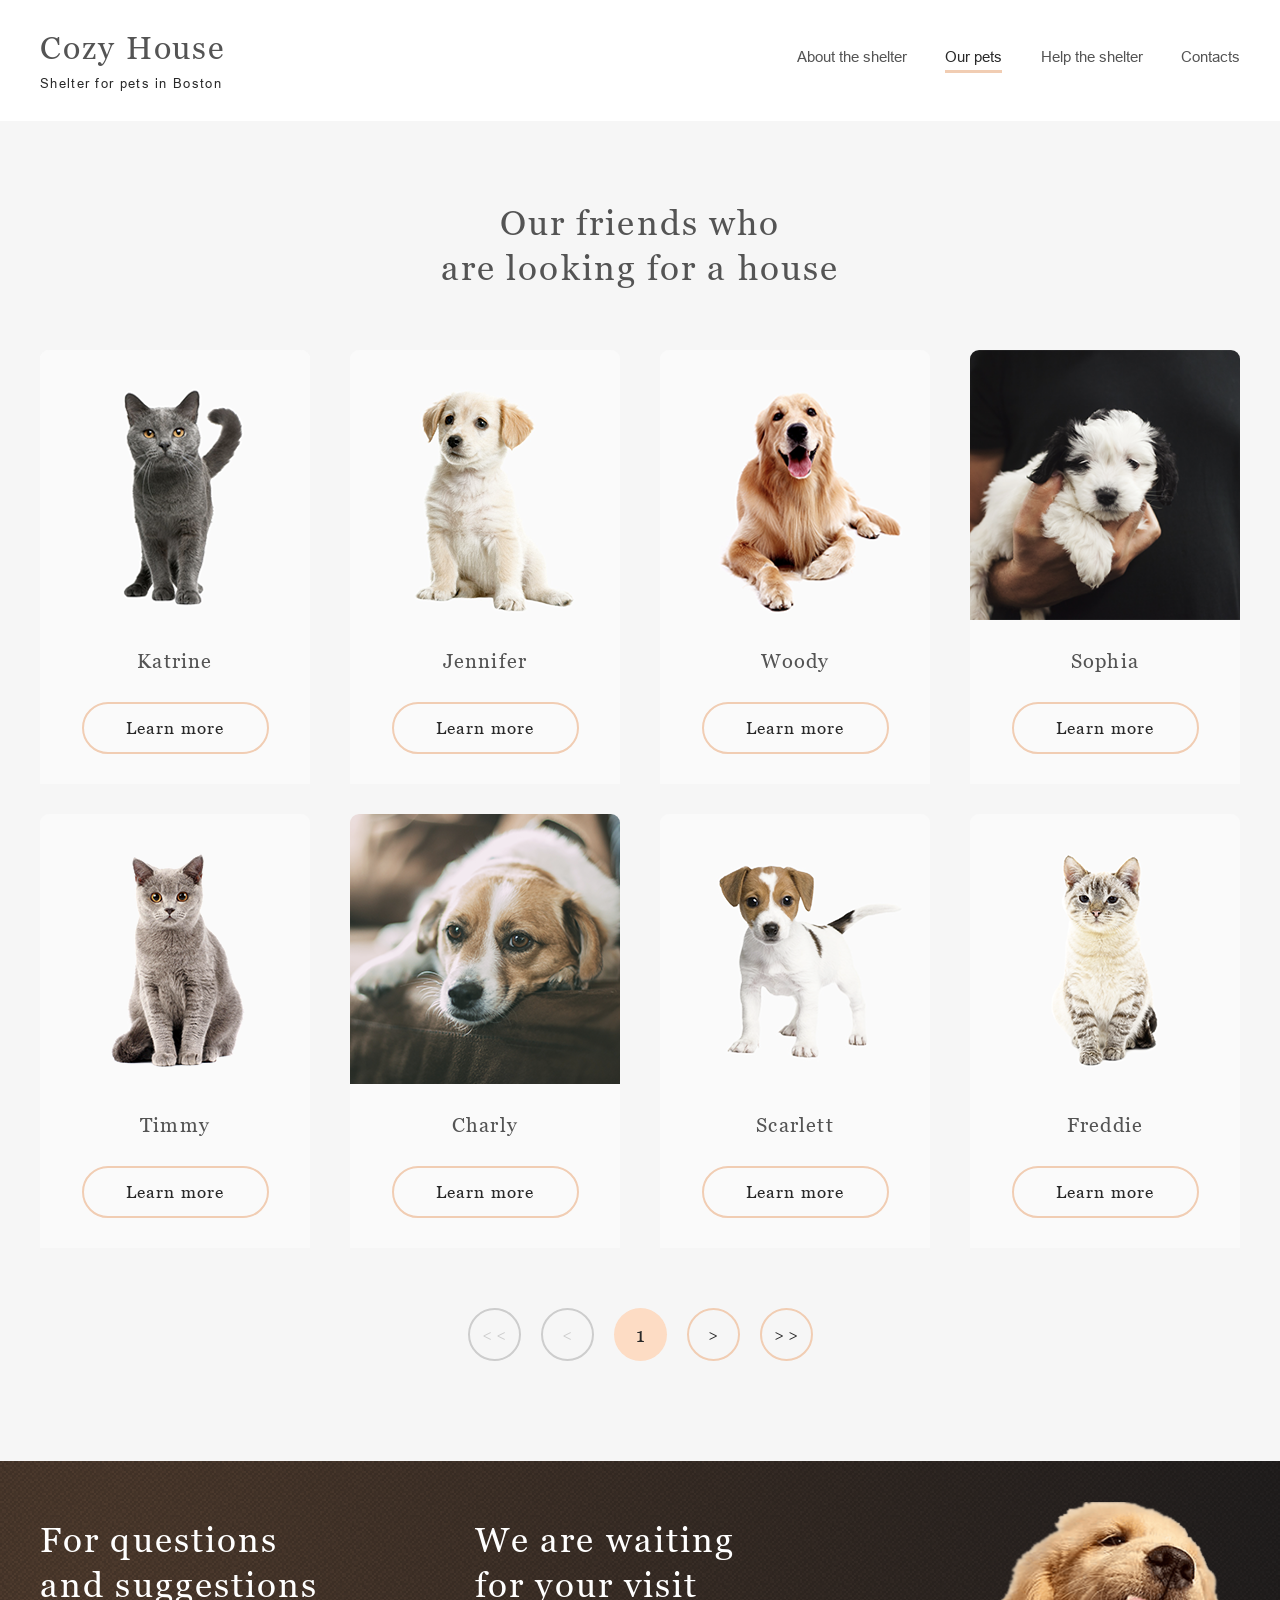
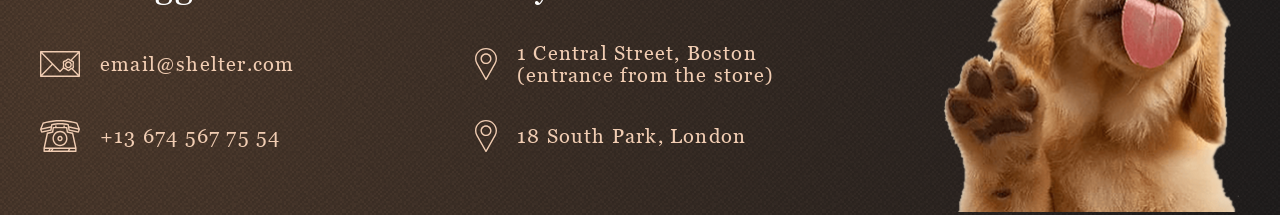
<file: pages/pets/pets.html>
<!DOCTYPE html>
<html lang="en">
<head>
    <meta charset="UTF-8">
    <meta http-equiv="X-UA-Compatible" content="IE=edge">
    <meta name="viewport" content="width=device-width, initial-scale=1.0">
    <link rel="stylesheet" href="../../assets/fonts/fonts.css">
    <link rel="stylesheet" href="../main/style.css">
    <link rel="shortcut icon" href="../../assets/icons/favicon.ico" type="image/x-icon">

    <title>Shelter</title>
</head>
<body>
    <div class="body_wrapper">
        <header>
            <div class="container header_pets">
                <div class="logo">
                    <h1 class="logo_title"><a href="../main/index.html">Cozy House</a></h1>
                    <p class="logo_subtitle">Shelter for pets in Boston</p>
                </div>
                <nav class="header_nav">
                    <ul class="header_nav_list">
                        <li class="header_nav_list_item"><a class="" href="../main/index.html">About the shelter</a></li>
                        <li class="header_nav_list_item"><a class="active" href="../pets/pets.html">Our pets</a></li>
                        <li class="header_nav_list_item"><a class="" href="../main/index.html#help">Help the shelter</a></li>
                        <li class="header_nav_list_item"><a class="" href="#contacts">Contacts</a></li>
                    </ul>
                </nav>
                <div class="burger">
                    <span class="burger_line"></span>
                </div>
            </div>
        </header>
        <main>
            <div class=" main_pets">
                <section class="container friends">
                    <h2 class="friends_title">
                        Our friends who<br> are looking for a house
                    </h2>
                    <div class="friends_cards">
                        <div class="friends_cards_block">
                            <div class="friends_cards_block_item">
                                <img src="../../assets/images/katrine.png" alt="cat" class="friends_cards_block_item_img">
                                <div class="friends_cards_block_item_name">Katrine</div>
                                <button class="friends_cards_block_item_btn">Learn more</button>
                            </div>
                            <div class="friends_cards_block_item">
                                <img src="../../assets/images/jennifer.png" alt="puppy" class="friends_cards_block_item_img">
                                <div class="friends_cards_block_item_name">Jennifer</div>
                                <button class="friends_cards_block_item_btn">Learn more</button>
                            </div>
                            <div class="friends_cards_block_item">
                                <img src="../../assets/images/woody.png" alt="dog" class="friends_cards_block_item_img">
                                <div class="friends_cards_block_item_name">Woody</div>
                                <button class="friends_cards_block_item_btn">Learn more</button>
                            </div>
                            <div class="friends_cards_block_item">
                                <img src="../../assets/images/sophia.png" alt="puppy" class="friends_cards_block_item_img">
                                <div class="friends_cards_block_item_name">Sophia</div>
                                <button class="friends_cards_block_item_btn">Learn more</button>
                            </div>
                            <div class="friends_cards_block_item">
                                <img src="../../assets/images/timmy.png" alt="cat" class="friends_cards_block_item_img">
                                <div class="friends_cards_block_item_name">Timmy</div>
                                <button class="friends_cards_block_item_btn">Learn more</button>
                            </div>
                            <div class="friends_cards_block_item">
                                <img src="../../assets/images/charly.png" alt="dog" class="friends_cards_block_item_img">
                                <div class="friends_cards_block_item_name">Charly</div>
                                <button class="friends_cards_block_item_btn">Learn more</button>
                            </div>
                            <div class="friends_cards_block_item">
                                <img src="../../assets/images/scarlett.png" alt="puppy" class="friends_cards_block_item_img">
                                <div class="friends_cards_block_item_name">Scarlett</div>
                                <button class="friends_cards_block_item_btn">Learn more</button>
                            </div>
                            <div class="friends_cards_block_item">
                                <img src="../../assets/images/freddie.png" alt="cat" class="friends_cards_block_item_img">
                                <div class="friends_cards_block_item_name">Freddie</div>
                                <button class="friends_cards_block_item_btn">Learn more</button>
                            </div>
                        </div>
                    </div>
                    <div class="friends_buttons">
                        <div class="friends_buttons_prev"><span>&#60; &#60;</span></div>
                        <div class="friends_buttons_prev"><span>&#60;</span></div>
                        <div class="friends_buttons_curr"><span>1</span></div>
                        <div class="friends_buttons_next"><span>&#62;</span></div>
                        <div class="friends_buttons_next"><span>&#62; &#62;</span></div>
                    </div>
                </section>
            </div>
        </main>
        <footer>
            <div class="container footer" id="contacts">
                <div class="column_one">
                    <h2 class="column_one_title">For questions and suggestions</h2>
                    <div class="column_one_letter">
                        <img src="../../assets/icons/icon-email.svg" alt="mail" class="column_one_letter_icon">
                        <a href="mailto:email@shelter.com" class="column_one_letter_link">email@shelter.com</a>
                    </div>
                    <div class="column_one_phone">
                        <img src="../../assets/icons/icon-phone.svg" alt="phone" class="column_one_phone_icon">
                        <a href="tel:+136745677554" class="column_one_phone_link">+13 674 567 75 54</a>
                    </div>
                </div>
                <div class="column_two">
                    <h2 class="column_two_title">We are waiting for your visit</h2>
                    <div class="column_two_address">
                        <img src="../../assets/icons/pin.svg" alt="marker" class="column_two_address_icon">
                        <a href="https://goo.gl/maps/9rVEiVhmfNbrwkyR8" target="_blank" class="column_two_address_link">1 Central Street, Boston <br> (entrance from the store)</a>
                    </div>
                    <div class="column_two_address">
                        <img src="../../assets/icons/pin.svg" alt="marker" class="column_two_address_icon">
                        <a href="https://goo.gl/maps/9rVEiVhmfNbrwkyR8" target="_blank" class="column_two_address_link">18 South Park, London</a>
                    </div>
                </div>
                <div class="picture">
                    <img src="../../assets/images/footer-puppy.png" alt="puppy" class="picture_img">
                </div>
            </div>
        </footer>
    </div>
   
    <script src="./script.js"></script>

</body>
</html>
</file>
<file: assets/fonts/fonts.css>
@font-face {
    font-family: 'Arial';
    src: url('Arial-BoldMT.woff2') format('woff2'),
        url('Arial-BoldMT.woff') format('woff');
    font-weight: bold;
    font-style: normal;
    font-display: swap;
}

@font-face {
    font-family: 'Arial';
    src: url('Arial-BoldItalicMT.woff2') format('woff2'),
        url('Arial-BoldItalicMT.woff') format('woff');
    font-weight: bold;
    font-style: italic;
    font-display: swap;
}

@font-face {
    font-family: 'Arial';
    src: url('Arial-Black.woff2') format('woff2'),
        url('Arial-Black.woff') format('woff');
    font-weight: 900;
    font-style: normal;
    font-display: swap;
}

@font-face {
    font-family: 'Arial';
    src: url('Arial-ItalicMT.woff2') format('woff2'),
        url('Arial-ItalicMT.woff') format('woff');
    font-weight: normal;
    font-style: italic;
    font-display: swap;
}

@font-face {
    font-family: 'Arial Narrow';
    src: url('ArialNarrow-Bold.woff2') format('woff2'),
        url('ArialNarrow-Bold.woff') format('woff');
    font-weight: bold;
    font-style: normal;
    font-display: swap;
}

@font-face {
    font-family: 'Arial Narrow';
    src: url('ArialNarrow-BoldItalic.woff2') format('woff2'),
        url('ArialNarrow-BoldItalic.woff') format('woff');
    font-weight: bold;
    font-style: italic;
    font-display: swap;
}

@font-face {
    font-family: 'Arial Narrow';
    src: url('ArialNarrow.woff2') format('woff2'),
        url('ArialNarrow.woff') format('woff');
    font-weight: normal;
    font-style: normal;
    font-display: swap;
}

@font-face {
    font-family: 'Arial Narrow';
    src: url('ArialNarrow-Italic.woff2') format('woff2'),
        url('ArialNarrow-Italic.woff') format('woff');
    font-weight: normal;
    font-style: italic;
    font-display: swap;
}

@font-face {
    font-family: 'Arial';
    src: url('ArialMT.woff2') format('woff2'),
        url('ArialMT.woff') format('woff');
    font-weight: normal;
    font-style: normal;
    font-display: swap;
}

@font-face {
    font-family: 'Georgia';
    src: url('Georgia-Bold.woff2') format('woff2'),
        url('Georgia-Bold.woff') format('woff');
    font-weight: bold;
    font-style: normal;
    font-display: swap;
}

@font-face {
    font-family: 'Georgia';
    src: url('Georgia-BoldItalic.woff2') format('woff2'),
        url('Georgia-BoldItalic.woff') format('woff');
    font-weight: bold;
    font-style: italic;
    font-display: swap;
}

@font-face {
    font-family: 'Georgia';
    src: url('Georgia-Italic.woff2') format('woff2'),
        url('Georgia-Italic.woff') format('woff');
    font-weight: normal;
    font-style: italic;
    font-display: swap;
}

@font-face {
    font-family: 'Georgia';
    src: url('Georgia.woff2') format('woff2'),
        url('Georgia.woff') format('woff');
    font-weight: normal;
    font-style: normal;
    font-display: swap;
}
</file>
<file: pages/main/style.css>
@-webkit-keyframes move-right{from{left:-990px}to{left:-2060px}}@keyframes move-right{from{left:-990px}to{left:-2060px}}@media(max-width: 1080px){@-webkit-keyframes move-right{from{left:-930px}to{left:-1860px}}@keyframes move-right{from{left:-930px}to{left:-1860px}}}.transition-right{-webkit-animation-name:move-right;animation-name:move-right;-webkit-animation-duration:2s;animation-duration:2s}@-webkit-keyframes move-left{from{left:-990px}to{left:0px}}@keyframes move-left{from{left:-990px}to{left:0px}}@media(max-width: 1080px){@-webkit-keyframes move-left{from{left:-930px}to{left:0px}}@keyframes move-left{from{left:-930px}to{left:0px}}}.transition-left{-webkit-animation-name:move-left;animation-name:move-left;-webkit-animation-duration:2s;animation-duration:2s}*{padding:0;margin:0;-webkit-box-sizing:border-box;box-sizing:border-box}h1,h2,h3,h4,h5,h6,img,span{margin:0;padding:0}html{scroll-behavior:smooth;min-height:100vh}.wrapper_header{background:url("../../assets/images/noise_lines_transparent@2X.png"),radial-gradient(100% 215.42% at 0% 0%, #5B483A 0%, #262425 100%),#211f20;overflow:hidden;width:100%;position:relative;-webkit-transition:all .2s linear;transition:all .2s linear}.wrapper_header.active::before{content:"";display:block;width:100%;height:100%;position:absolute;top:0;left:0;right:0;bottom:0;background-color:rgba(0,0,0,.5)}.wrapper_friends{background-color:#f6f6f6}.wrapper_donat{background-color:#f6f6f6}.container{max-width:1280px;margin:0 auto}.header{display:-webkit-box;display:-ms-flexbox;display:flex;padding:30px 40px 0;-webkit-box-pack:justify;-ms-flex-pack:justify;justify-content:space-between}.header .burger{display:none;width:30px;height:30px;z-index:5}.header .burger_line{display:block;content:"";width:30px;height:2px;background-color:#f1cdb3;position:absolute}.header .burger_line::before{display:block;content:"";width:30px;height:2px;background-color:#f1cdb3;position:absolute;top:10px}.header .burger_line::after{display:block;content:"";width:30px;height:2px;background-color:#f1cdb3;position:absolute;top:-10px}.header .logo_title{font-family:Georgia,serif;font-weight:normal;color:#f1cdb3;font-size:32px;letter-spacing:.06em;text-align:center}.header .logo_title a{text-decoration:none;color:#f1cdb3}.header .logo_subtitle{font-family:Arial,sans-serif;color:#fff;margin-top:10px;font-size:13px;letter-spacing:.1em}.header_nav{font-family:Arial,sans-serif;color:#fff;width:443px;margin-top:16px}.header_nav_list{display:-webkit-box;display:-ms-flexbox;display:flex;list-style-type:none;font-size:15px;font-weight:normal;-webkit-box-pack:justify;-ms-flex-pack:justify;justify-content:space-between}.header_nav_list_item .active{color:#fafafa}.header_nav_list_item .active::after{content:"";display:block;margin-top:5px;height:3px;background-color:#f1cdb3}.header_nav_list_item a{text-decoration:none;color:#cdcdcd;-webkit-transition:all .5s linear;transition:all .5s linear;cursor:default}.header_nav_list_item a:not(.active):hover{cursor:pointer;color:#fafafa}.welcome{padding:90px 40px 0;display:-webkit-box;display:-ms-flexbox;display:flex;-webkit-box-pack:justify;-ms-flex-pack:justify;justify-content:space-between}.welcome_text{margin-top:163px}.welcome_text_title{font-family:Georgia,serif;font-weight:normal;color:#fff;font-size:44px;line-height:57px;max-width:310px}.welcome_text_descr{margin-top:42px;font-family:Arial,sans-serif;font-weight:normal;color:#cdcdcd;font-size:15px;line-height:24px}.welcome_text .btn{width:207px;height:52px;margin-top:42px;background-color:#f1cdb3;border:none;cursor:pointer;font-family:Georgia,serif;font-size:17px;letter-spacing:.06em;color:#292929;border-radius:100px;-webkit-transition:all .5s;transition:all .5s;text-align:center;padding-top:15px}.welcome_text .btn:hover{background-color:#fddcc4}.welcome_text .btn a{text-decoration:none;color:#292929}.welcome_picture{margin-left:42px}.welcome_picture_img{max-width:698px;top:4px;position:relative}.main .about{display:-webkit-box;display:-ms-flexbox;display:flex;-webkit-box-orient:horizontal;-webkit-box-direction:reverse;-ms-flex-direction:row-reverse;flex-direction:row-reverse;padding:80px 215px 100px;-webkit-box-pack:justify;-ms-flex-pack:justify;justify-content:space-between}.main .about_text{max-width:430px}.main .about_text_title{font-family:Georgia,serif;font-weight:normal;font-size:35px;line-height:46px;letter-spacing:.06em;color:#545454;max-width:370px;margin-top:14px}.main .about_text_descr{font-family:Arial,sans-serif;font-size:15px;line-height:24px;color:#4c4c4c;margin-top:25px}.main .about_picture{max-width:300px;margin-right:10px}.main .friends{padding:80px 40px 100px;display:-webkit-box;display:-ms-flexbox;display:flex;-webkit-box-orient:vertical;-webkit-box-direction:normal;-ms-flex-direction:column;flex-direction:column;-webkit-box-align:center;-ms-flex-align:center;align-items:center}.main .friends_title{font-family:Georgia,serif;font-weight:normal;font-size:35px;line-height:45px;max-width:400px;text-align:center;letter-spacing:.06em;color:#545454}.main .friends_cards{display:-webkit-box;display:-ms-flexbox;display:flex;-webkit-box-orient:horizontal;-webkit-box-direction:normal;-ms-flex-direction:row;flex-direction:row;-webkit-box-pack:justify;-ms-flex-pack:justify;justify-content:space-between;-webkit-box-align:center;-ms-flex-align:center;align-items:center;margin:60px auto 0;max-width:1102px}.main .friends_cards_prev{min-width:53px;min-height:53px;border:2px solid #f1cdb3;border-radius:50%;display:-webkit-box;display:-ms-flexbox;display:flex;-webkit-box-pack:center;-ms-flex-pack:center;justify-content:center;-webkit-box-align:center;-ms-flex-align:center;align-items:center;-webkit-transition:background-color .5s linear;transition:background-color .5s linear}.main .friends_cards_prev .arrow{display:block}.main .friends_cards_prev:hover{border:none;background-color:#fddcc4;cursor:pointer}.main .friends_cards_next{min-width:53px;min-height:53px;border:2px solid #f1cdb3;border-radius:50%;display:-webkit-box;display:-ms-flexbox;display:flex;-webkit-box-pack:center;-ms-flex-pack:center;justify-content:center;-webkit-box-align:center;-ms-flex-align:center;align-items:center;rotate:180deg;-webkit-transition:background-color .5s linear;transition:background-color .5s linear}.main .friends_cards_next .arrow{display:block}.main .friends_cards_next:hover{border:none;background-color:#fddcc4;cursor:pointer}.main .friends_cards .wrapper_total{max-width:990px;overflow:hidden;max-height:435px}.main .friends_cards .carousel{display:-webkit-box;display:-ms-flexbox;display:flex;position:relative;left:-1030px;-webkit-column-gap:40px;-moz-column-gap:40px;column-gap:40px}.main .friends_cards_block{margin:0 50px;max-height:435px;display:-webkit-box;display:-ms-flexbox;display:flex;-webkit-box-orient:horizontal;-webkit-box-direction:normal;-ms-flex-direction:row;flex-direction:row;-webkit-box-pack:center;-ms-flex-pack:center;justify-content:center;-webkit-column-gap:40px;-moz-column-gap:40px;column-gap:40px;max-width:990px}.main .friends_cards_block_item{display:-webkit-box;display:-ms-flexbox;display:flex;-webkit-box-orient:vertical;-webkit-box-direction:normal;-ms-flex-direction:column;flex-direction:column;-webkit-box-align:center;-ms-flex-align:center;align-items:center;background-color:#fafafa;border-radius:9px 9px 0px 0px;-webkit-transition:all .5s linear;transition:all .5s linear}.main .friends_cards_block_item:hover{background-color:#fff;-webkit-box-shadow:0px 2px 35px 14px rgba(13,13,13,.04);box-shadow:0px 2px 35px 14px rgba(13,13,13,.04);cursor:pointer}.main .friends_cards_block_item:hover .friends_cards_block_item_btn{background-color:#fddcc4;border:none}.main .friends_cards_block_item_img{border-radius:9px 9px 0px 0px;-o-object-fit:cover;object-fit:cover;width:270px;height:270px}.main .friends_cards_block_item_name{font-family:Georgia,serif;font-size:20px;letter-spacing:.06em;color:#545454;margin-top:30px}.main .friends_cards_block_item_btn{width:187px;height:52px;margin:30px 0;background-color:#fafafa;border:2px solid #f1cdb3;cursor:pointer;font-family:Georgia,serif;font-size:17px;color:#292929;border-radius:100px;-webkit-transition:background-color .2s linear;transition:background-color .2s linear;letter-spacing:.06em}.main .friends_btn{width:261px;height:52px;margin-top:60px;background-color:#f1cdb3;border:none;cursor:pointer;font-family:Georgia,serif;font-size:17px;letter-spacing:.06em;color:#292929;border-radius:100px;-webkit-transition:background-color .5s linear;transition:background-color .5s linear;text-align:center;padding-top:14px}.main .friends_btn:hover{background-color:#fddcc4}.main .friends_btn a{text-decoration:none;color:#292929}.main .help{background-color:#fff;padding:80px 40px 100px;display:-webkit-box;display:-ms-flexbox;display:flex;-webkit-box-orient:vertical;-webkit-box-direction:normal;-ms-flex-direction:column;flex-direction:column;-webkit-box-pack:center;-ms-flex-pack:center;justify-content:center;-webkit-box-align:center;-ms-flex-align:center;align-items:center;color:#545454}.main .help_title{font-family:Georgia,serif;font-weight:normal;font-size:35px;line-height:45px;letter-spacing:.05em;color:#545454;max-width:308px;text-align:center;margin-bottom:4px}.main .help_types{display:-webkit-box;display:-ms-flexbox;display:flex;-webkit-box-orient:horizontal;-webkit-box-direction:normal;-ms-flex-direction:row;flex-direction:row;-ms-flex-wrap:wrap;flex-wrap:wrap;-webkit-box-pack:center;-ms-flex-pack:center;justify-content:center;max-width:1040px;-webkit-column-gap:120px;-moz-column-gap:120px;column-gap:120px}.main .help_types_item{margin-top:55px;display:-webkit-box;display:-ms-flexbox;display:flex;-webkit-box-orient:vertical;-webkit-box-direction:normal;-ms-flex-direction:column;flex-direction:column;-webkit-box-pack:center;-ms-flex-pack:center;justify-content:center;-webkit-box-align:center;-ms-flex-align:center;align-items:center}.main .help_types_item_icon{display:block}.main .help_types_item_text{margin-top:30px;font-family:Georgia,serif;font-size:20px;letter-spacing:.06em}.main .donat{padding:80px 182px 100px;display:-webkit-box;display:-ms-flexbox;display:flex;-webkit-box-orient:horizontal;-webkit-box-direction:reverse;-ms-flex-direction:row-reverse;flex-direction:row-reverse}.main .donat_img{display:block;max-width:505px;margin-top:11px}.main .donat_text{display:-webkit-box;display:-ms-flexbox;display:flex;-webkit-box-orient:vertical;-webkit-box-direction:normal;-ms-flex-direction:column;flex-direction:column;margin-left:30px}.main .donat_text_title{font-family:Georgia,serif;font-weight:normal;font-size:35px;line-height:45px;color:#545454;letter-spacing:.06em;text-align:left}.main .donat_text_subtitle{font-family:Georgia,serif;font-size:15px;letter-spacing:.06em;color:#545454;margin-top:20px}.main .donat_text_btn{width:349px;height:43px;font-family:Georgia,serif;font-size:20px;letter-spacing:.06em;color:#545454;background-color:#f1cdb3;-webkit-transition:background-color .5s linear;transition:background-color .5s linear;border:none;cursor:pointer;border-radius:9px;-webkit-box-align:center;-ms-flex-align:center;align-items:center;-webkit-box-pack:center;-ms-flex-pack:center;justify-content:center;display:-webkit-box;display:-ms-flexbox;display:flex;margin-top:20px}.main .donat_text_btn_link{text-decoration:none;color:#545454;margin-left:15px}.main .donat_text_btn:hover{background-color:#fddcc4}.main .donat_text_descr{font-family:Arial,sans-serif;font-size:12px;font-style:italic;line-height:18px;color:#b2b2b2;margin-top:20px}footer{background:url("../../assets/images/noise_lines_transparent@2X.png"),radial-gradient(110.67% 538.64% at 5.73% 50%, #513D2F 0%, #1A1A1C 100%),#211f20}.footer{display:-webkit-box;display:-ms-flexbox;display:flex;-webkit-box-pack:justify;-ms-flex-pack:justify;justify-content:space-between;padding:40px 40px 0;font-family:Georgia,serif}.footer .column_one{display:-webkit-box;display:-ms-flexbox;display:flex;-webkit-box-orient:vertical;-webkit-box-direction:normal;-ms-flex-direction:column;flex-direction:column;margin-top:17px}.footer .column_one_title{font-size:35px;font-weight:normal;line-height:45px;color:#fff;letter-spacing:.06em;max-width:280px}.footer .column_one_letter{font-size:20px;display:-webkit-box;display:-ms-flexbox;display:flex;-webkit-box-align:center;-ms-flex-align:center;align-items:center;margin-top:40px}.footer .column_one_letter_link{text-decoration:none;color:#f1cdb3;margin-left:20px;letter-spacing:.06em;-webkit-transition:color .5s linear;transition:color .5s linear}.footer .column_one_letter_link:hover{color:#f6f6f6}.footer .column_one_phone{font-size:20px;display:-webkit-box;display:-ms-flexbox;display:flex;-webkit-box-align:center;-ms-flex-align:center;align-items:center;margin-top:40px}.footer .column_one_phone_link{text-decoration:none;color:#f1cdb3;margin-left:20px;letter-spacing:.06em;-webkit-transition:color .5s linear;transition:color .5s linear}.footer .column_one_phone_link:hover{color:#f6f6f6}.footer .column_two{display:-webkit-box;display:-ms-flexbox;display:flex;-webkit-box-orient:vertical;-webkit-box-direction:normal;-ms-flex-direction:column;flex-direction:column;margin-top:17px;margin-left:10px}.footer .column_two_title{max-width:320px;font-size:35px;font-weight:normal;line-height:45px;color:#fff;letter-spacing:.06em}.footer .column_two_address{font-size:20px;display:-webkit-box;display:-ms-flexbox;display:flex;-webkit-box-align:center;-ms-flex-align:center;align-items:center;margin-top:34px}.footer .column_two_address_link{text-decoration:none;color:#f1cdb3;margin-left:20px;letter-spacing:.06em;-webkit-transition:color .5s linear;transition:color .5s linear}.footer .column_two_address_link:hover{color:#f6f6f6}.footer .picture_img{position:relative;max-width:300px;top:1px}@media(max-width: 1080px){.header{padding:30px 30px 0}.header_nav{margin-top:19px}.welcome{padding:60px 30px 0;-webkit-box-orient:vertical;-webkit-box-direction:normal;-ms-flex-direction:column;flex-direction:column;-webkit-box-pack:center;-ms-flex-pack:center;justify-content:center;-webkit-box-align:center;-ms-flex-align:center;align-items:center}.welcome_text{margin-top:0px;margin-left:0px}.welcome_text_descr{max-width:460px}.welcome_text .btn{margin:42px auto 0}.welcome_picture{margin-left:138px;margin-top:95px}.welcome_picture_img{max-width:569px;top:4px;position:relative}.main .about{-webkit-box-orient:vertical;-webkit-box-direction:normal;-ms-flex-direction:column;flex-direction:column;padding:66px 168px 100px;-webkit-box-pack:center;-ms-flex-pack:center;justify-content:center}.main .about_picture{margin:80px auto 0}.main .friends{padding:80px 30px 100px}.main .friends_cards .wrapper_total{max-width:580px;overflow:hidden}.main .friends_cards .wrapper_total .carousel{left:-930px}.main .friends_cards_prev{margin-right:10px}.main .friends_cards_next{margin-left:10px}.main .friends_cards_block{margin:0;-webkit-column-gap:40px;-moz-column-gap:40px;column-gap:40px}.main .help{background-color:#fff;padding:80px 70px 100px}.main .help_types{-webkit-box-pack:justify;-ms-flex-pack:justify;justify-content:space-between;-webkit-column-gap:0;-moz-column-gap:0;column-gap:0}.main .help_types_item{-ms-flex-preferred-size:170px;flex-basis:170px}.main .donat{padding:80px 132px 100px;-webkit-box-orient:vertical;-webkit-box-direction:normal;-ms-flex-direction:column;flex-direction:column}.main .donat_img{margin-top:60px}.main .donat_text{display:-webkit-box;display:-ms-flexbox;display:flex;-webkit-box-orient:vertical;-webkit-box-direction:normal;-ms-flex-direction:column;flex-direction:column;margin-left:62px;max-width:380px}.main .donat_text_btn{max-width:349px}.footer{display:-webkit-box;display:-ms-flexbox;display:flex;-ms-flex-pack:distribute;justify-content:space-around;-ms-flex-wrap:wrap;flex-wrap:wrap;padding:30px 20px 0}.footer .column_one{margin-top:0px;margin-left:19px}.footer .column_two{margin-top:0px}.footer .picture_img{margin-top:60px;top:4px}}@media(max-width: 700px){.header{padding:29px 20px 0}.header_nav{position:absolute;width:320px;margin:0;top:0px;right:-320px;background-color:#292929;height:100%;z-index:2;-webkit-transition:all .2s linear;transition:all .2s linear}.header_nav_list{-webkit-box-orient:vertical;-webkit-box-direction:normal;-ms-flex-direction:column;flex-direction:column;-webkit-box-pack:center;-ms-flex-pack:center;justify-content:center;height:100%;-webkit-box-align:center;-ms-flex-align:center;align-items:center;font-size:32px;row-gap:40px;line-height:52px}.header_nav_list:first-child{margin-top:2px;line-height:50px}.header_nav.active{right:0px}.header .burger{display:block;z-index:4;margin-top:15px}.header .burger_line{top:59px;right:20px;-webkit-transition:all .2s linear;transition:all .2s linear}.header .burger_line.active{rotate:90deg}.welcome_picture{margin-left:37px;margin-top:100px}.welcome_picture_img{max-width:260px}.main .about{display:-webkit-box;display:-ms-flexbox;display:flex;-webkit-box-orient:vertical;-webkit-box-direction:normal;-ms-flex-direction:column;flex-direction:column;padding:42px 24px;-webkit-box-align:center;-ms-flex-align:center;align-items:center}.main .about_text{max-width:430px}.main .about_text_title{font-family:Georgia,serif;font-weight:normal;font-size:35px;line-height:46px;letter-spacing:.06em;color:#545454;max-width:370px;margin-top:14px}.main .about_text_descr{font-family:Arial,sans-serif;font-size:15px;line-height:24px;color:#4c4c4c;margin-top:25px}.main .about_picture{max-width:300px;margin:37px auto}.main .about_picture_img{max-width:260px}.main .friends .wrapper_total{max-width:270px;overflow:hidden}.main .friends .wrapper_total .carousel{left:-930px}.main .donat{padding:10px 42px;display:-webkit-box;display:-ms-flexbox;display:flex;-webkit-box-orient:vertical;-webkit-box-direction:normal;-ms-flex-direction:column;flex-direction:column}.main .donat_img{display:block;max-width:505px;margin-top:11px}.main .donat_text{display:-webkit-box;display:-ms-flexbox;display:flex;-webkit-box-orient:vertical;-webkit-box-direction:normal;-ms-flex-direction:column;flex-direction:column;margin:0 auto}.main .donat_text_btn{width:281px;height:43px;font-size:15px}}@media(max-width: 400px){.header .logo_subtitle{margin-top:9px;margin-left:4px}.welcome{padding:30px 10px 0}.welcome_text_title{margin:30px auto;font-size:25px;line-height:32px;max-width:200px;text-align:center;letter-spacing:.06em}.welcome_text_descr{text-align:center}.main .about{padding:42px 10px}.main .about_text_title{font-size:25px;line-height:32px;max-width:280px;margin:0px auto;text-align:center}.main .about_text_descr{padding:0 15px;font-family:Arial,sans-serif;font-size:15px;line-height:24px;color:#4c4c4c;margin-top:25px;text-align:justify}.main .about_text_picture{max-width:300px}.main .about_text_picture_img{max-width:270px}.main .friends{padding:42px 10px}.main .friends_title{font-size:25px;line-height:35px;text-align:center;letter-spacing:.06em;color:#545454}.main .friends_cards{-ms-flex-wrap:wrap;flex-wrap:wrap;-webkit-box-pack:center;-ms-flex-pack:center;justify-content:center;margin-top:39px;-webkit-column-gap:58px;-moz-column-gap:58px;column-gap:58px}.main .friends_cards .wrapper_total{-webkit-box-ordinal-group:0;-ms-flex-order:-1;order:-1;margin:0 0 19px}.main .friends_cards .wrapper_total .carousel{left:-1090px}.main .friends_cards_block{margin:0 53px 19px}.main .friends_btn{margin-top:40px;padding-top:16px}.main .help{background-color:#fff;padding:42px 15px}.main .help_title{font-size:25px;line-height:32px;max-width:220px}.main .help_types{margin-top:8px}.main .help_types_item{-ms-flex-preferred-size:130px;flex-basis:130px;margin-top:30px}.main .help_types_item_icon{width:50px}.main .help_types_item_text{margin-top:20px;font-size:15px}.main .donat{padding:42px 10px}.main .donat_img{max-width:260px;margin:22px auto 0}.main .donat_text{display:-webkit-box;display:-ms-flexbox;display:flex;-webkit-box-orient:vertical;-webkit-box-direction:normal;-ms-flex-direction:column;flex-direction:column;margin:0 auto}.main .donat_text_title{font-size:25px;line-height:32px;text-align:center}.main .donat_text_subtitle{margin-top:24px;text-align:center;letter-spacing:normal}.main .donat_text_btn{margin:23px auto 0}.main .donat_text_descr{text-align:justify;margin:20px auto;padding:0 10px}.footer{padding:30px 10px 0}.footer .column_one{margin-top:0px;margin-left:0}.footer .column_one_title{font-size:25px;line-height:32px;text-align:center}.footer .column_one_letter{margin-top:40px;margin-left:14px}.footer .column_one_phone{font-size:20px;display:-webkit-box;display:-ms-flexbox;display:flex;-webkit-box-align:center;-ms-flex-align:center;align-items:center;margin-top:40px;margin-left:20px}.footer .column_two{margin:40px 0 0}.footer .column_two_title{margin:0 20px;font-size:25px;line-height:32px;text-align:center}.footer .column_two_address{margin-top:40px}.footer .column_two_address_link{margin-left:18px}.footer .picture_img{margin-top:39px;top:4px;width:260px}}.body_wrapper{overflow:hidden;width:100%;position:relative}.body_wrapper.active::before{content:"";-webkit-animation:move-right 5s;animation:move-right 5s;display:block;width:100%;height:100%;position:absolute;top:0;left:0;right:0;bottom:0;background-color:rgba(0,0,0,.5)}.header_pets{display:-webkit-box;display:-ms-flexbox;display:flex;padding:30px 40px;-webkit-box-pack:justify;-ms-flex-pack:justify;justify-content:space-between;background-color:#fff}.header_pets .logo_title{font-family:Georgia,serif;font-weight:normal;color:#545454;font-size:32px;letter-spacing:.06em;text-align:center}.header_pets .logo_title a{text-decoration:none;color:#545454}.header_pets .logo_subtitle{font-family:Arial,sans-serif;color:#292929;margin-top:10px;font-size:13px;letter-spacing:.1em}.header_pets .burger{display:none;width:30px;height:30px;z-index:5}.header_pets .burger_line{display:block;content:"";width:30px;height:2px;background-color:#000;position:absolute}.header_pets .burger_line::before{display:block;content:"";width:30px;height:2px;background-color:#000;position:absolute;top:10px}.header_pets .burger_line::after{display:block;content:"";width:30px;height:2px;background-color:#000;position:absolute;top:-10px}.header_pets .header_nav{font-family:Arial,sans-serif;color:#545454;width:443px;margin-top:18px}.header_pets .header_nav_list{display:-webkit-box;display:-ms-flexbox;display:flex;list-style-type:none;font-size:15px;font-weight:normal;-webkit-box-pack:justify;-ms-flex-pack:justify;justify-content:space-between}.header_pets .header_nav_list_item .active{color:#292929}.header_pets .header_nav_list_item .active::after{content:"";display:block;margin-top:5px;height:3px;background-color:#f1cdb3}.header_pets .header_nav_list_item a{text-decoration:none;color:#545454;-webkit-transition:all .5s linear;transition:all .5s linear;cursor:default}.header_pets .header_nav_list_item a:not(.active):hover{cursor:pointer;color:#292929}.main_pets{background-color:#f6f6f6}.main_pets .friends{padding:80px 40px 100px;display:-webkit-box;display:-ms-flexbox;display:flex;-webkit-box-orient:vertical;-webkit-box-direction:normal;-ms-flex-direction:column;flex-direction:column;-webkit-box-align:center;-ms-flex-align:center;align-items:center}.main_pets .friends_title{font-family:Georgia,serif;font-weight:normal;font-size:35px;line-height:45px;max-width:400px;text-align:center;letter-spacing:.06em;color:#545454}.main_pets .friends_cards{display:-webkit-box;display:-ms-flexbox;display:flex;-webkit-box-pack:justify;-ms-flex-pack:justify;justify-content:space-between;-webkit-box-align:center;-ms-flex-align:center;align-items:center;margin-top:29px}.main_pets .friends_cards_block{display:-webkit-box;display:-ms-flexbox;display:flex;-webkit-box-pack:justify;-ms-flex-pack:justify;justify-content:space-between;-ms-flex-wrap:wrap;flex-wrap:wrap;-webkit-column-gap:2px;-moz-column-gap:2px;column-gap:2px;max-width:1200px;max-height:1392px;overflow:hidden}.main_pets .friends_cards_block_item{margin-top:30px;display:-webkit-box;display:-ms-flexbox;display:flex;-webkit-box-orient:vertical;-webkit-box-direction:normal;-ms-flex-direction:column;flex-direction:column;-webkit-box-align:center;-ms-flex-align:center;align-items:center;background-color:#fafafa;-webkit-transition:all .5s linear;transition:all .5s linear;border-radius:9px 9px 0px 0px}.main_pets .friends_cards_block_item:hover{background-color:#fff;-webkit-box-shadow:0px 2px 35px 14px rgba(13,13,13,.04);box-shadow:0px 2px 35px 14px rgba(13,13,13,.04);cursor:pointer}.main_pets .friends_cards_block_item:hover .friends_cards_block_item_btn{background-color:#fddcc4;border:none}.main_pets .friends_cards_block_item_img{border-radius:9px 9px 0px 0px;-o-object-fit:cover;object-fit:cover;width:270px;height:270px}.main_pets .friends_cards_block_item_name{font-family:Georgia,serif;font-size:20px;letter-spacing:.06em;color:#545454;margin-top:30px}.main_pets .friends_cards_block_item_btn{width:187px;height:52px;margin:30px 0;background-color:#fafafa;border:2px solid #f1cdb3;cursor:pointer;font-family:Georgia,serif;font-size:17px;color:#292929;border-radius:100px;-webkit-transition:background-color .2s linear;transition:background-color .2s linear;letter-spacing:.06em}.main_pets .friends_buttons{display:-webkit-box;display:-ms-flexbox;display:flex;-webkit-box-orient:horizontal;-webkit-box-direction:normal;-ms-flex-direction:row;flex-direction:row;margin-top:60px;-webkit-column-gap:20px;-moz-column-gap:20px;column-gap:20px;font-family:Georgia,serif}.main_pets .friends_buttons_prev{width:53px;height:53px;border:2px solid #cdcdcd;border-radius:50%;display:-webkit-box;display:-ms-flexbox;display:flex;-webkit-box-pack:center;-ms-flex-pack:center;justify-content:center;-webkit-box-align:center;-ms-flex-align:center;align-items:center;color:#cdcdcd;-webkit-transition:all .5s linear;transition:all .5s linear}.main_pets .friends_buttons_curr{width:53px;height:53px;background-color:#fddcc4;border-radius:50%;display:-webkit-box;display:-ms-flexbox;display:flex;-webkit-box-pack:center;-ms-flex-pack:center;justify-content:center;-webkit-box-align:center;-ms-flex-align:center;align-items:center;-webkit-transition:background-color .5s linear;transition:background-color .5s linear;color:#292929;font-size:20px}.main_pets .friends_buttons_next{width:53px;height:53px;border:2px solid #f1cdb3;border-radius:50%;display:-webkit-box;display:-ms-flexbox;display:flex;-webkit-box-pack:center;-ms-flex-pack:center;justify-content:center;-webkit-box-align:center;-ms-flex-align:center;align-items:center;color:#292929;-webkit-transition:background-color .5s linear;transition:background-color .5s linear}.main_pets .friends_buttons_next:hover{border:none;background-color:#fddcc4;cursor:pointer}@media(max-width: 1080px){.header_pets{padding:30px}.main_pets .friends_cards{margin:0 53px}.main_pets .friends_buttons{margin-top:40px}}@media(max-width: 700px){.header_pets{padding:30px 20px}.header_pets .header_nav{position:absolute;width:320px;margin:0;top:0px;right:-320px;background-color:#fff;height:100vh;z-index:2;-webkit-transition:all .2s linear;transition:all .2s linear}.header_pets .header_nav_list{-webkit-box-orient:vertical;-webkit-box-direction:normal;-ms-flex-direction:column;flex-direction:column;-webkit-box-pack:center;-ms-flex-pack:center;justify-content:center;height:100%;-webkit-box-align:center;-ms-flex-align:center;align-items:center;font-size:32px;row-gap:40px;line-height:52px}.header_pets .header_nav_list:first-child{margin-top:2px;line-height:50px}.header_pets .header_nav.active{right:0px}.header_pets .burger{display:block;z-index:4;margin-top:15px}.header_pets .burger_line{top:59px;right:20px;-webkit-transition:all .2s linear;transition:all .2s linear}.header_pets .burger_line.active{rotate:90deg}.main_pets{background-color:#f6f6f6}.main_pets .friends_cards_block{-webkit-box-pack:center;-ms-flex-pack:center;justify-content:center}}@media(max-width: 400px){.main_pets .friends{padding:42px 10px}.main_pets .friends_title{font-size:25px;line-height:32px;max-width:300px}.main_pets .friends_cards{margin-top:12px}.main_pets .friends_buttons{margin-top:42px;-webkit-column-gap:9px;-moz-column-gap:9px;column-gap:9px}}/*# sourceMappingURL=style.css.map */
</file>
